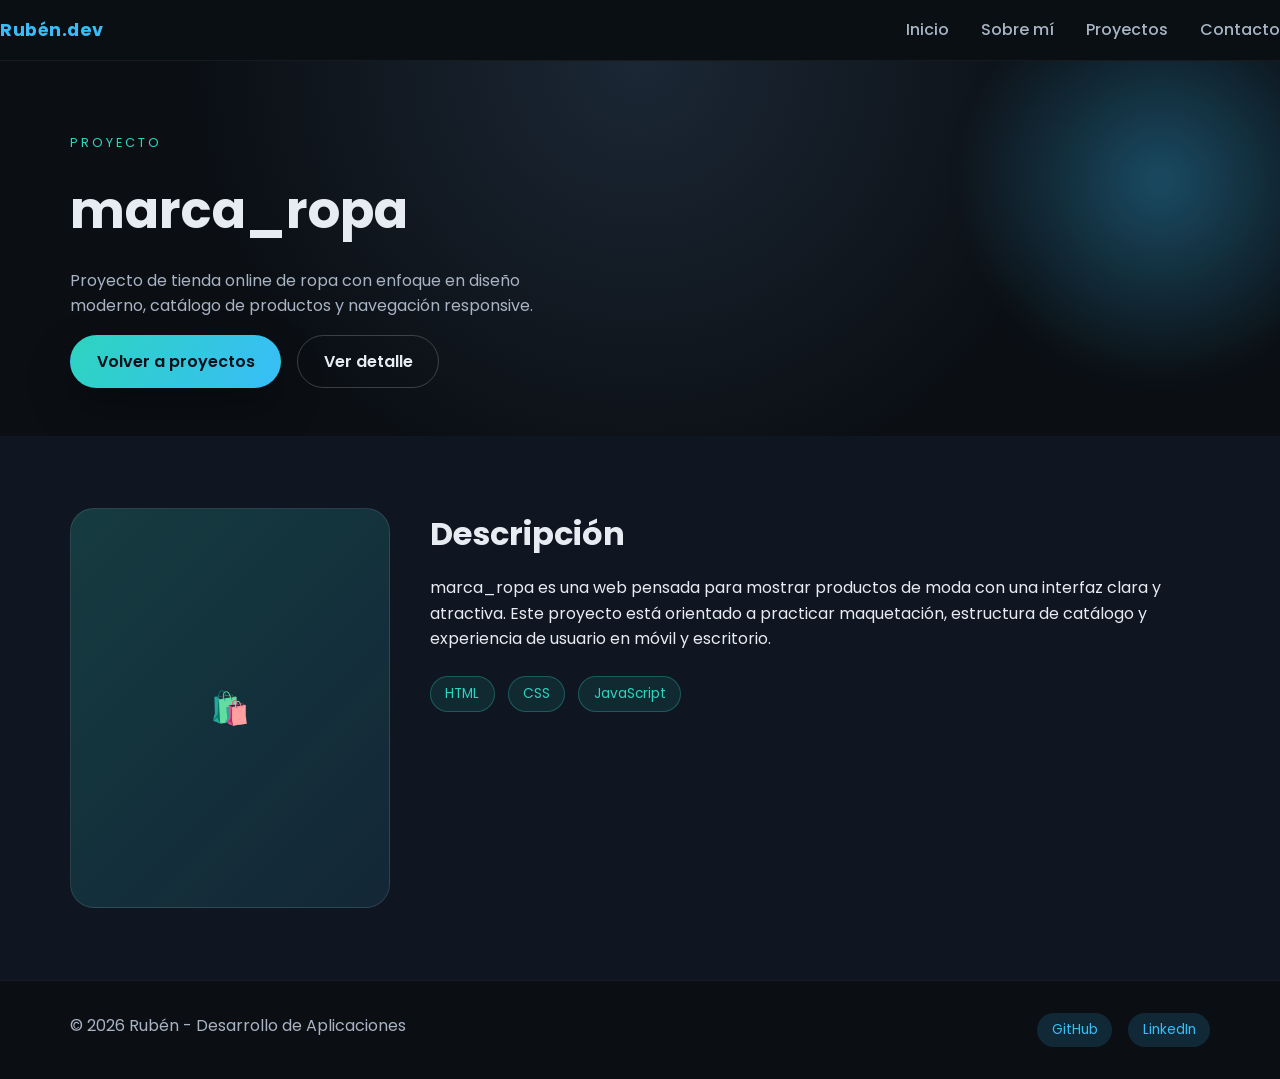
<file: proyecto-1.html>
﻿<!doctype html>
<html lang="es">
<head>
  <!-- Metadatos básicos -->
  <meta charset="utf-8" />
  <meta name="viewport" content="width=device-width, initial-scale=1" />
  <title>marca_ropa | Rubén.dev</title>
  <meta name="description" content="Proyecto: marca_ropa." />
  <!-- Favicon (emoji) -->
  <link rel="icon" href="data:image/svg+xml,%3Csvg xmlns='http://www.w3.org/2000/svg' viewBox='0 0 100 100'%3E%3Ctext y='0.9em' font-size='90'%3E%F0%9F%91%A8%E2%80%8D%F0%9F%92%BB%3C/text%3E%3C/svg%3E" />
  <!-- Tipografía -->
  <link rel="preconnect" href="https://fonts.googleapis.com" />
  <link rel="preconnect" href="https://fonts.gstatic.com" crossorigin />
  <link href="https://fonts.googleapis.com/css2?family=Poppins:wght@300;400;500;600;700&display=swap" rel="stylesheet" />
  <!-- Estilos -->
  <link rel="stylesheet" href="styles.css" />
</head>
<body>
  <!-- Header / Navbar -->
  <header class="header" id="inicio">
    <nav class="nav">
      <a class="logo" href="index.html#inicio">Rubén.dev</a>
      <button class="nav__toggle" aria-label="Abrir menú" aria-expanded="false">
        <span></span><span></span><span></span>
      </button>
      <ul class="nav__links">
        <li><a href="index.html#inicio">Inicio</a></li>
        <li><a href="index.html#sobre-mi">Sobre mí</a></li>
        <li><a href="index.html#proyectos">Proyectos</a></li>
        <li><a href="index.html#contacto">Contacto</a></li>
      </ul>
    </nav>
  </header>

  <main>
    <!-- Hero del proyecto -->
    <section class="hero" style="padding:4.5rem 0 3rem;">
      <div class="container hero__content">
        <p class="eyebrow">Proyecto</p>
        <h1>marca_ropa</h1>
        <p class="hero__text">Proyecto de tienda online de ropa con enfoque en diseño moderno, catálogo de productos y navegación responsive.</p>
        <div class="hero__actions">
          <a class="btn btn--primary" href="index.html#proyectos">Volver a proyectos</a>
          <a class="btn btn--ghost" href="#detalle">Ver detalle</a>
        </div>
      </div>
      <div class="hero__glow"></div>
    </section>

    <!-- Detalle del proyecto -->
    <section class="about" id="detalle">
      <div class="container grid">
        <div class="about__image reveal">
          <div class="placeholder" role="img" aria-label="Vista previa del proyecto marca_ropa">🛍️</div>
        </div>
        <div class="about__content reveal">
          <h3>Descripción</h3>
          <p>
            marca_ropa es una web pensada para mostrar productos de moda con una interfaz clara y atractiva.
            Este proyecto está orientado a practicar maquetación, estructura de catálogo y experiencia de usuario en móvil y escritorio.
          </p>
          <ul class="skills">
            <li>HTML</li>
            <li>CSS</li>
            <li>JavaScript</li>
          </ul>
        </div>
      </div>
    </section>
  </main>

  <!-- Footer -->
  <footer class="footer">
    <div class="container footer__content">
      <p>© <span id="current-year"></span> Rubén - Desarrollo de Aplicaciones</p>
      <div class="socials">
        <a href="#">GitHub</a>
        <a href="#">LinkedIn</a>
      </div>
    </div>
  </footer>

  <!-- Botón volver arriba -->
  <button class="scroll-top" aria-label="Volver arriba">↑</button>

  <!-- Scripts -->
  <script src="script.js"></script>
</body>
</html>
</file>
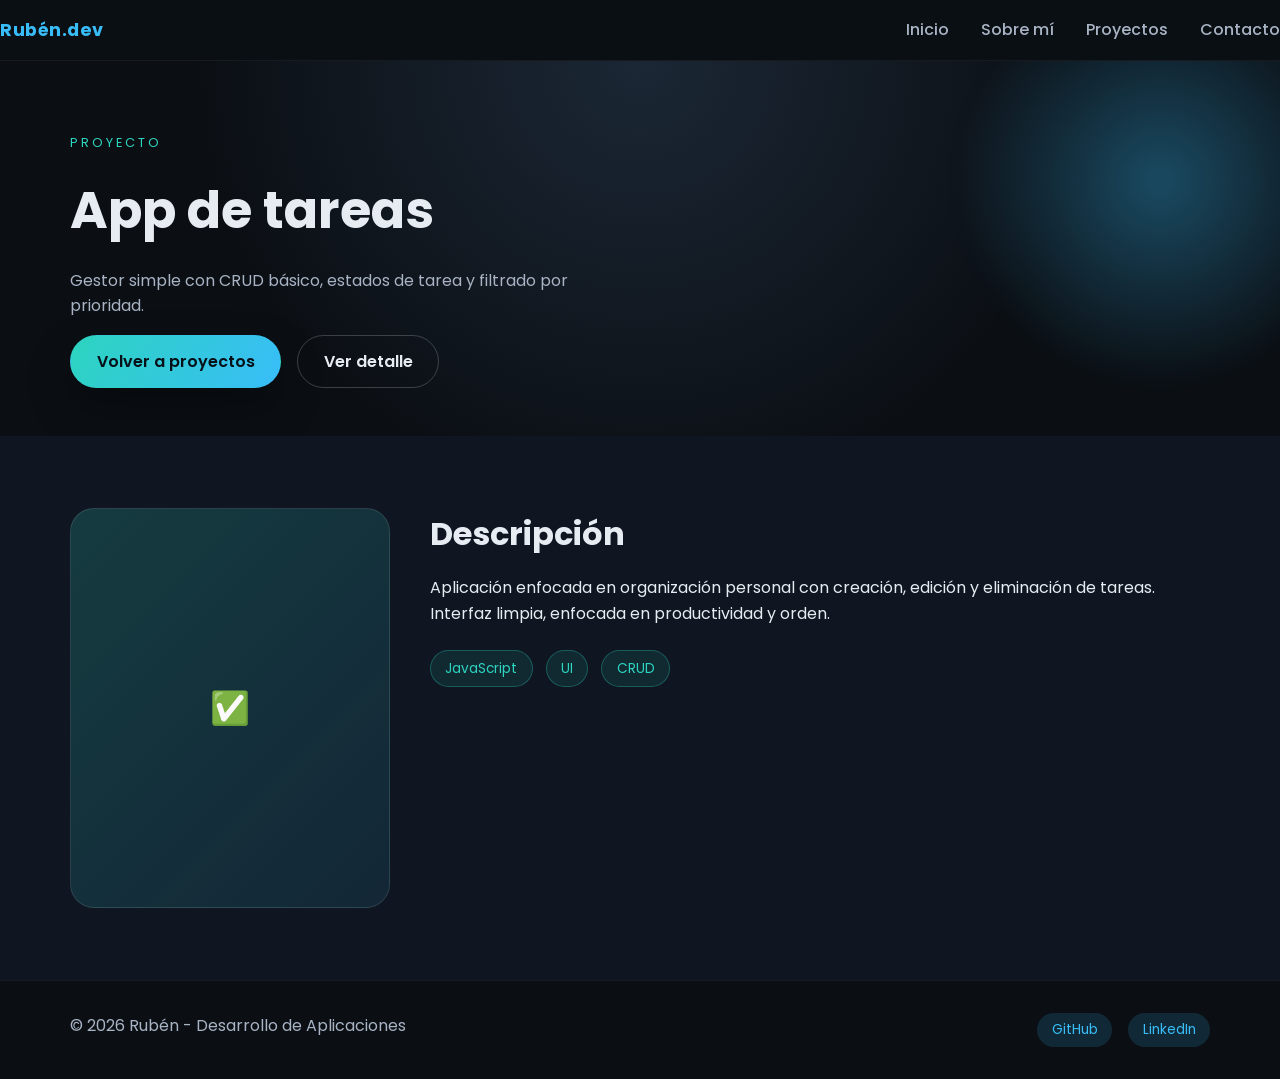
<file: proyecto-2.html>
﻿<!doctype html>
<html lang="es">
<head>
  <!-- Metadatos básicos -->
  <meta charset="utf-8" />
  <meta name="viewport" content="width=device-width, initial-scale=1" />
  <title>App de tareas | Rubén.dev</title>
  <meta name="description" content="Proyecto: App de tareas." />
  <!-- Favicon (emoji) -->
  <link rel="icon" href="data:image/svg+xml,%3Csvg xmlns='http://www.w3.org/2000/svg' viewBox='0 0 100 100'%3E%3Ctext y='0.9em' font-size='90'%3E%F0%9F%91%A8%E2%80%8D%F0%9F%92%BB%3C/text%3E%3C/svg%3E" />
  <!-- Tipografía -->
  <link rel="preconnect" href="https://fonts.googleapis.com" />
  <link rel="preconnect" href="https://fonts.gstatic.com" crossorigin />
  <link href="https://fonts.googleapis.com/css2?family=Poppins:wght@300;400;500;600;700&display=swap" rel="stylesheet" />
  <!-- Estilos -->
  <link rel="stylesheet" href="styles.css" />
</head>
<body>
  <!-- Header / Navbar -->
  <header class="header" id="inicio">
    <nav class="nav">
      <a class="logo" href="index.html#inicio">Rubén.dev</a>
      <button class="nav__toggle" aria-label="Abrir menú" aria-expanded="false">
        <span></span><span></span><span></span>
      </button>
      <ul class="nav__links">
        <li><a href="index.html#inicio">Inicio</a></li>
        <li><a href="index.html#sobre-mi">Sobre mí</a></li>
        <li><a href="index.html#proyectos">Proyectos</a></li>
        <li><a href="index.html#contacto">Contacto</a></li>
      </ul>
    </nav>
  </header>

  <main>
    <!-- Hero del proyecto -->
    <section class="hero" style="padding:4.5rem 0 3rem;">
      <div class="container hero__content">
        <p class="eyebrow">Proyecto</p>
        <h1>App de tareas</h1>
        <p class="hero__text">Gestor simple con CRUD básico, estados de tarea y filtrado por prioridad.</p>
        <div class="hero__actions">
          <a class="btn btn--primary" href="index.html#proyectos">Volver a proyectos</a>
          <a class="btn btn--ghost" href="#detalle">Ver detalle</a>
        </div>
      </div>
      <div class="hero__glow"></div>
    </section>

    <!-- Detalle del proyecto -->
    <section class="about" id="detalle">
      <div class="container grid">
        <div class="about__image reveal">
          <div class="placeholder" role="img" aria-label="Vista previa de la app de tareas">✅</div>
        </div>
        <div class="about__content reveal">
          <h3>Descripción</h3>
          <p>
            Aplicación enfocada en organización personal con creación, edición y eliminación de tareas.
            Interfaz limpia, enfocada en productividad y orden.
          </p>
          <ul class="skills">
            <li>JavaScript</li>
            <li>UI</li>
            <li>CRUD</li>
          </ul>
        </div>
      </div>
    </section>
  </main>

  <!-- Footer -->
  <footer class="footer">
    <div class="container footer__content">
      <p>© <span id="current-year"></span> Rubén - Desarrollo de Aplicaciones</p>
      <div class="socials">
        <a href="#">GitHub</a>
        <a href="#">LinkedIn</a>
      </div>
    </div>
  </footer>

  <!-- Botón volver arriba -->
  <button class="scroll-top" aria-label="Volver arriba">↑</button>

  <!-- Scripts -->
  <script src="script.js"></script>
</body>
</html>
</file>
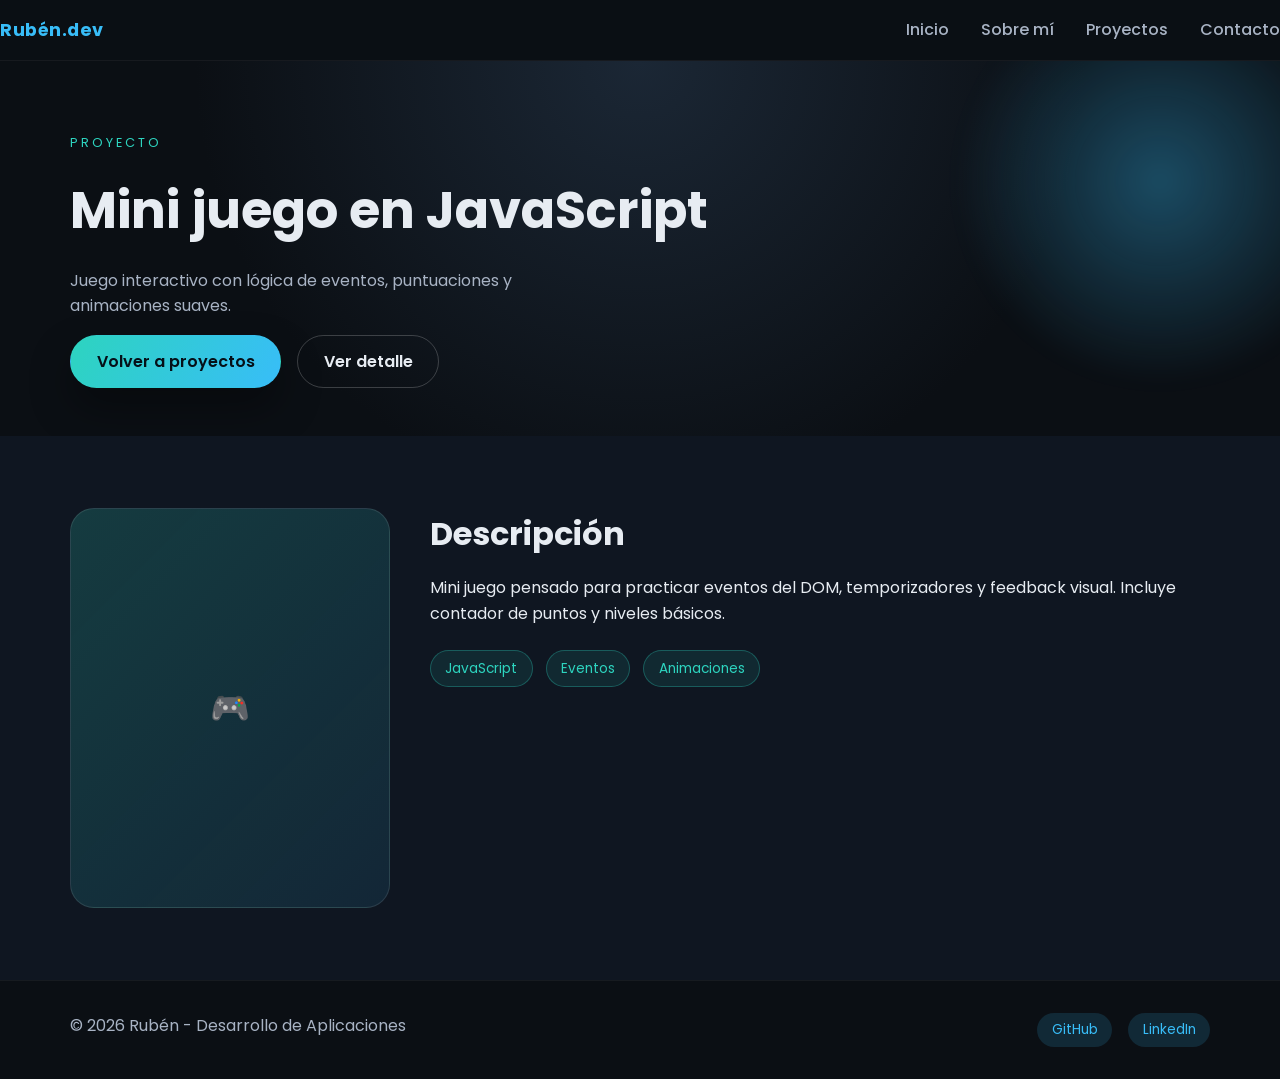
<file: proyecto-3.html>
﻿<!doctype html>
<html lang="es">
<head>
  <!-- Metadatos básicos -->
  <meta charset="utf-8" />
  <meta name="viewport" content="width=device-width, initial-scale=1" />
  <title>Mini juego en JavaScript | Rubén.dev</title>
  <meta name="description" content="Proyecto: Mini juego en JavaScript." />
  <!-- Favicon (emoji) -->
  <link rel="icon" href="data:image/svg+xml,%3Csvg xmlns='http://www.w3.org/2000/svg' viewBox='0 0 100 100'%3E%3Ctext y='0.9em' font-size='90'%3E%F0%9F%91%A8%E2%80%8D%F0%9F%92%BB%3C/text%3E%3C/svg%3E" />
  <!-- Tipografía -->
  <link rel="preconnect" href="https://fonts.googleapis.com" />
  <link rel="preconnect" href="https://fonts.gstatic.com" crossorigin />
  <link href="https://fonts.googleapis.com/css2?family=Poppins:wght@300;400;500;600;700&display=swap" rel="stylesheet" />
  <!-- Estilos -->
  <link rel="stylesheet" href="styles.css" />
</head>
<body>
  <!-- Header / Navbar -->
  <header class="header" id="inicio">
    <nav class="nav">
      <a class="logo" href="index.html#inicio">Rubén.dev</a>
      <button class="nav__toggle" aria-label="Abrir menú" aria-expanded="false">
        <span></span><span></span><span></span>
      </button>
      <ul class="nav__links">
        <li><a href="index.html#inicio">Inicio</a></li>
        <li><a href="index.html#sobre-mi">Sobre mí</a></li>
        <li><a href="index.html#proyectos">Proyectos</a></li>
        <li><a href="index.html#contacto">Contacto</a></li>
      </ul>
    </nav>
  </header>

  <main>
    <!-- Hero del proyecto -->
    <section class="hero" style="padding:4.5rem 0 3rem;">
      <div class="container hero__content">
        <p class="eyebrow">Proyecto</p>
        <h1>Mini juego en JavaScript</h1>
        <p class="hero__text">Juego interactivo con lógica de eventos, puntuaciones y animaciones suaves.</p>
        <div class="hero__actions">
          <a class="btn btn--primary" href="index.html#proyectos">Volver a proyectos</a>
          <a class="btn btn--ghost" href="#detalle">Ver detalle</a>
        </div>
      </div>
      <div class="hero__glow"></div>
    </section>

    <!-- Detalle del proyecto -->
    <section class="about" id="detalle">
      <div class="container grid">
        <div class="about__image reveal">
          <div class="placeholder" role="img" aria-label="Vista previa del mini juego">🎮</div>
        </div>
        <div class="about__content reveal">
          <h3>Descripción</h3>
          <p>
            Mini juego pensado para practicar eventos del DOM, temporizadores y feedback visual.
            Incluye contador de puntos y niveles básicos.
          </p>
          <ul class="skills">
            <li>JavaScript</li>
            <li>Eventos</li>
            <li>Animaciones</li>
          </ul>
        </div>
      </div>
    </section>
  </main>

  <!-- Footer -->
  <footer class="footer">
    <div class="container footer__content">
      <p>© <span id="current-year"></span> Rubén - Desarrollo de Aplicaciones</p>
      <div class="socials">
        <a href="#">GitHub</a>
        <a href="#">LinkedIn</a>
      </div>
    </div>
  </footer>

  <!-- Botón volver arriba -->
  <button class="scroll-top" aria-label="Volver arriba">↑</button>

  <!-- Scripts -->
  <script src="script.js"></script>
</body>
</html>
</file>
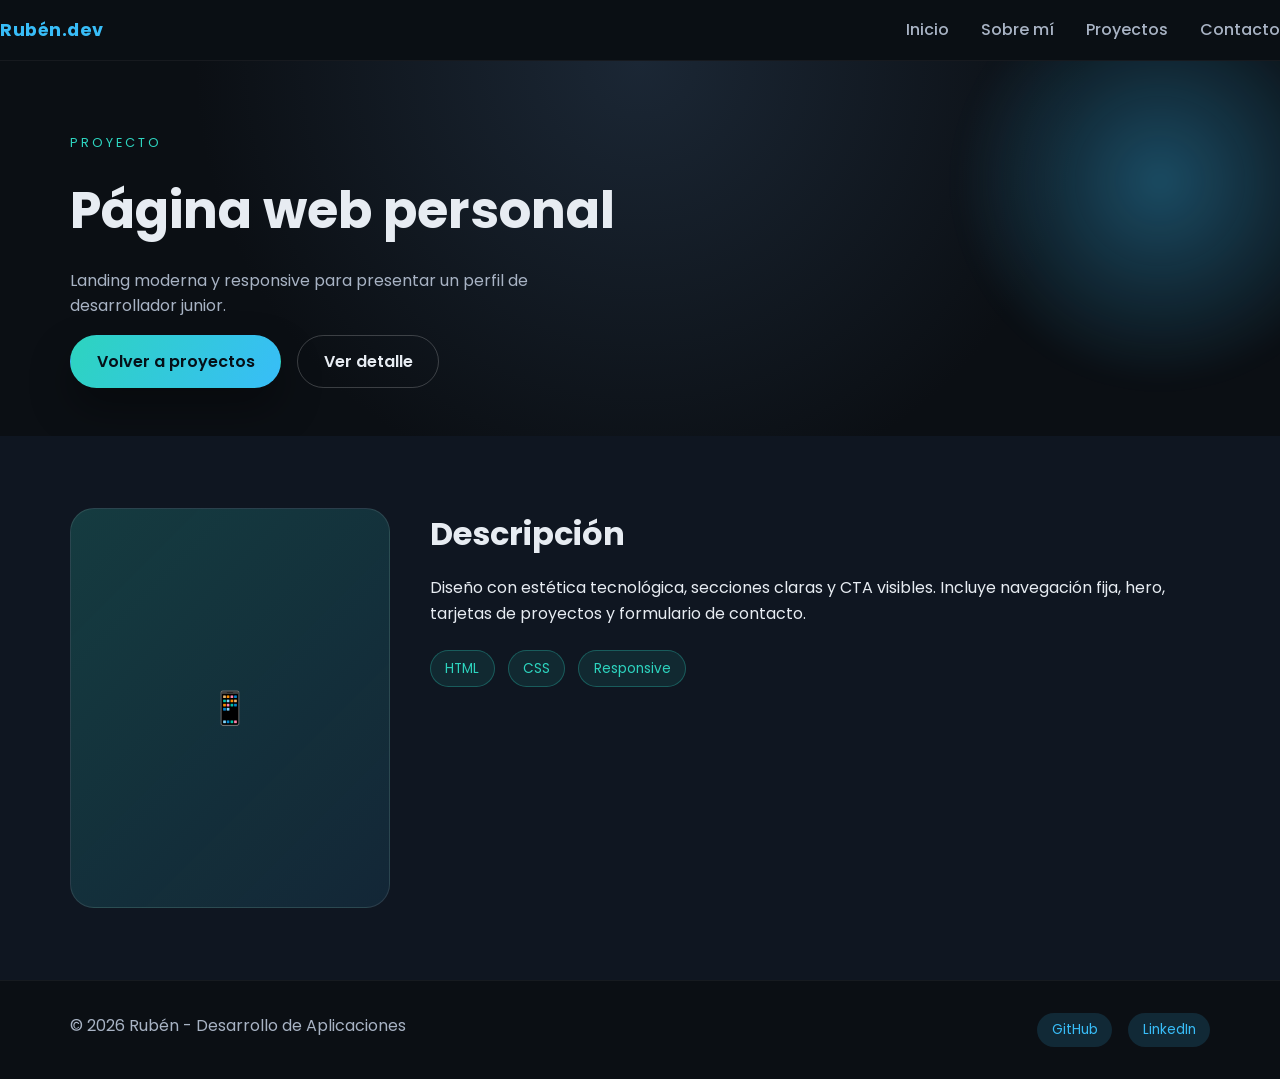
<file: proyecto-4.html>
﻿<!doctype html>
<html lang="es">
<head>
  <!-- Metadatos básicos -->
  <meta charset="utf-8" />
  <meta name="viewport" content="width=device-width, initial-scale=1" />
  <title>Página web personal | Rubén.dev</title>
  <meta name="description" content="Proyecto: Página web personal." />
  <!-- Favicon (emoji) -->
  <link rel="icon" href="data:image/svg+xml,%3Csvg xmlns='http://www.w3.org/2000/svg' viewBox='0 0 100 100'%3E%3Ctext y='0.9em' font-size='90'%3E%F0%9F%91%A8%E2%80%8D%F0%9F%92%BB%3C/text%3E%3C/svg%3E" />
  <!-- Tipografía -->
  <link rel="preconnect" href="https://fonts.googleapis.com" />
  <link rel="preconnect" href="https://fonts.gstatic.com" crossorigin />
  <link href="https://fonts.googleapis.com/css2?family=Poppins:wght@300;400;500;600;700&display=swap" rel="stylesheet" />
  <!-- Estilos -->
  <link rel="stylesheet" href="styles.css" />
</head>
<body>
  <!-- Header / Navbar -->
  <header class="header" id="inicio">
    <nav class="nav">
      <a class="logo" href="index.html#inicio">Rubén.dev</a>
      <button class="nav__toggle" aria-label="Abrir menú" aria-expanded="false">
        <span></span><span></span><span></span>
      </button>
      <ul class="nav__links">
        <li><a href="index.html#inicio">Inicio</a></li>
        <li><a href="index.html#sobre-mi">Sobre mí</a></li>
        <li><a href="index.html#proyectos">Proyectos</a></li>
        <li><a href="index.html#contacto">Contacto</a></li>
      </ul>
    </nav>
  </header>

  <main>
    <!-- Hero del proyecto -->
    <section class="hero" style="padding:4.5rem 0 3rem;">
      <div class="container hero__content">
        <p class="eyebrow">Proyecto</p>
        <h1>Página web personal</h1>
        <p class="hero__text">Landing moderna y responsive para presentar un perfil de desarrollador junior.</p>
        <div class="hero__actions">
          <a class="btn btn--primary" href="index.html#proyectos">Volver a proyectos</a>
          <a class="btn btn--ghost" href="#detalle">Ver detalle</a>
        </div>
      </div>
      <div class="hero__glow"></div>
    </section>

    <!-- Detalle del proyecto -->
    <section class="about" id="detalle">
      <div class="container grid">
        <div class="about__image reveal">
          <div class="placeholder" role="img" aria-label="Vista previa de la web personal">📱</div>
        </div>
        <div class="about__content reveal">
          <h3>Descripción</h3>
          <p>
            Diseño con estética tecnológica, secciones claras y CTA visibles. Incluye navegación fija, hero,
            tarjetas de proyectos y formulario de contacto.
          </p>
          <ul class="skills">
            <li>HTML</li>
            <li>CSS</li>
            <li>Responsive</li>
          </ul>
        </div>
      </div>
    </section>
  </main>

  <!-- Footer -->
  <footer class="footer">
    <div class="container footer__content">
      <p>© <span id="current-year"></span> Rubén - Desarrollo de Aplicaciones</p>
      <div class="socials">
        <a href="#">GitHub</a>
        <a href="#">LinkedIn</a>
      </div>
    </div>
  </footer>

  <!-- Botón volver arriba -->
  <button class="scroll-top" aria-label="Volver arriba">↑</button>

  <!-- Scripts -->
  <script src="script.js"></script>
</body>
</html>
</file>
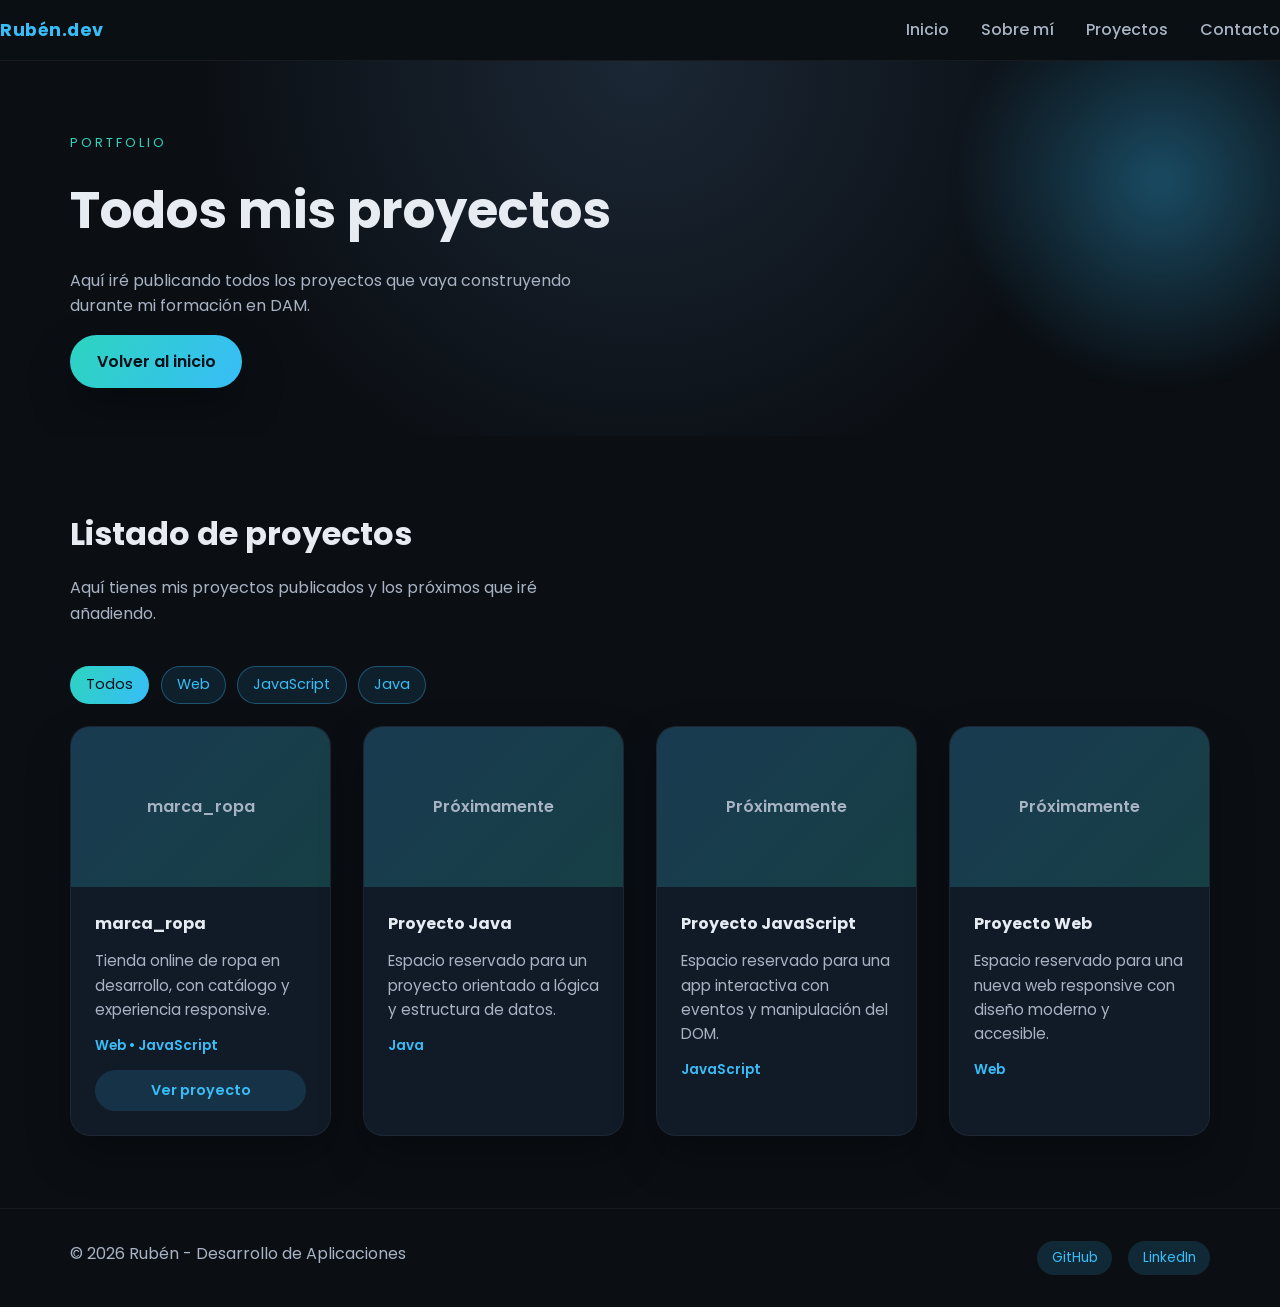
<file: proyectos.html>
﻿<!doctype html>
<html lang="es">
<head>
  <!-- Metadatos básicos -->
  <meta charset="utf-8" />
  <meta name="viewport" content="width=device-width, initial-scale=1" />
  <title>Todos mis proyectos | Rubén.dev</title>
  <meta name="description" content="Listado de todos los proyectos de Rubén." />
  <!-- Favicon (emoji) -->
  <link rel="icon" href="data:image/svg+xml,%3Csvg xmlns='http://www.w3.org/2000/svg' viewBox='0 0 100 100'%3E%3Ctext y='0.9em' font-size='90'%3E%F0%9F%91%A8%E2%80%8D%F0%9F%92%BB%3C/text%3E%3C/svg%3E" />
  <!-- Tipografía -->
  <link rel="preconnect" href="https://fonts.googleapis.com" />
  <link rel="preconnect" href="https://fonts.gstatic.com" crossorigin />
  <link href="https://fonts.googleapis.com/css2?family=Poppins:wght@300;400;500;600;700&display=swap" rel="stylesheet" />
  <!-- Estilos -->
  <link rel="stylesheet" href="styles.css" />
</head>
<body>
  <!-- Accesibilidad: salto rápido al contenido principal -->
  <a class="skip-link" href="#contenido-principal">Saltar al contenido</a>

  <!-- Header / Navbar -->
  <header class="header" id="inicio">
    <nav class="nav">
      <a class="logo" href="index.html#inicio">Rubén.dev</a>
      <button class="nav__toggle" aria-label="Abrir menú" aria-expanded="false">
        <span></span><span></span><span></span>
      </button>
      <ul class="nav__links">
        <li><a href="index.html#inicio">Inicio</a></li>
        <li><a href="index.html#sobre-mi">Sobre mí</a></li>
        <li><a href="index.html#proyectos">Proyectos</a></li>
        <li><a href="index.html#contacto">Contacto</a></li>
      </ul>
    </nav>
  </header>

  <main id="contenido-principal">
    <!-- Portada -->
    <section class="hero" style="padding: 4.5rem 0 3rem;">
      <div class="container hero__content">
        <p class="eyebrow">Portfolio</p>
        <h1>Todos mis proyectos</h1>
        <p class="hero__text">Aquí iré publicando todos los proyectos que vaya construyendo durante mi formación en DAM.</p>
        <div class="hero__actions">
          <a class="btn btn--primary" href="index.html#proyectos">Volver al inicio</a>
        </div>
      </div>
      <div class="hero__glow"></div>
    </section>

    <!-- Listado general -->
    <section class="projects" id="listado-proyectos">
      <div class="container">
        <div class="section__header reveal">
          <h3>Listado de proyectos</h3>
          <p>Aquí tienes mis proyectos publicados y los próximos que iré añadiendo.</p>
        </div>

        <div class="projects__filters reveal" role="group" aria-label="Filtrar proyectos por tecnología">
          <button class="filter-btn is-active" type="button" data-filter="all">Todos</button>
          <button class="filter-btn" type="button" data-filter="web">Web</button>
          <button class="filter-btn" type="button" data-filter="js">JavaScript</button>
          <button class="filter-btn" type="button" data-filter="java">Java</button>
        </div>

        <div class="projects__grid">
          <article class="card reveal" data-category="web js">
            <div class="card__media" role="img" aria-label="Vista previa del proyecto marca_ropa">marca_ropa</div>
            <div class="card__body">
              <h4>marca_ropa</h4>
              <p>Tienda online de ropa en desarrollo, con catálogo y experiencia responsive.</p>
              <p class="project-tag">Web • JavaScript</p>
              <a class="btn btn--small" href="proyecto-1.html">Ver proyecto</a>
            </div>
          </article>
          <article class="card reveal" data-category="java">
            <div class="card__media" role="img" aria-label="Proyecto Java en preparación">Próximamente</div>
            <div class="card__body">
              <h4>Proyecto Java</h4>
              <p>Espacio reservado para un proyecto orientado a lógica y estructura de datos.</p>
              <p class="project-tag">Java</p>
            </div>
          </article>
          <article class="card reveal" data-category="js">
            <div class="card__media" role="img" aria-label="Proyecto JavaScript en preparación">Próximamente</div>
            <div class="card__body">
              <h4>Proyecto JavaScript</h4>
              <p>Espacio reservado para una app interactiva con eventos y manipulación del DOM.</p>
              <p class="project-tag">JavaScript</p>
            </div>
          </article>
          <article class="card reveal" data-category="web">
            <div class="card__media" role="img" aria-label="Proyecto web en preparación">Próximamente</div>
            <div class="card__body">
              <h4>Proyecto Web</h4>
              <p>Espacio reservado para una nueva web responsive con diseño moderno y accesible.</p>
              <p class="project-tag">Web</p>
            </div>
          </article>
        </div>
      </div>
    </section>
  </main>

  <!-- Footer -->
  <footer class="footer">
    <div class="container footer__content">
      <p>© <span id="current-year"></span> Rubén - Desarrollo de Aplicaciones</p>
      <div class="socials">
        <a href="https://github.com/tuusuario" target="_blank" rel="noopener noreferrer">GitHub</a>
        <a href="https://linkedin.com/in/tuusuario" target="_blank" rel="noopener noreferrer">LinkedIn</a>
      </div>
    </div>
  </footer>

  <!-- Botón volver arriba -->
  <button class="scroll-top" aria-label="Volver arriba">↑</button>

  <!-- Scripts -->
  <script src="script.js"></script>
</body>
</html>
</file>
<file: styles.css>
﻿:root {
  /* Colores y sombras globales */
  --bg: #0b0f14;
  --bg-alt: #0f1621;
  --card: #111a27;
  --text: #e7ecf2;
  --muted: #a8b3c4;
  --accent: #2dd4bf;
  --accent-2: #38bdf8;
  --shadow: 0 20px 40px rgba(0, 0, 0, 0.35);
}

/* Reset básico */
* {
  box-sizing: border-box;
  margin: 0;
  padding: 0;
}

html {
  scroll-behavior: smooth;
}

/* Estilos generales */
body {
  font-family: "Poppins", sans-serif;
  background: var(--bg);
  color: var(--text);
  line-height: 1.6;
  animation: fadeIn 0.8s ease both;
}

img {
  max-width: 100%;
  display: block;
}

a {
  color: inherit;
  text-decoration: none;
}

.skip-link {
  position: absolute;
  left: -9999px;
  top: 0;
  z-index: 2000;
  background: var(--accent-2);
  color: #051018;
  padding: 0.65rem 1rem;
  border-radius: 0 0 10px 10px;
  font-weight: 600;
}

.skip-link:focus {
  left: 1rem;
}

.container {
  width: min(1140px, 90%);
  margin: 0 auto;
}

/* Header / Navbar */
.header {
  position: sticky;
  top: 0;
  z-index: 1000;
  background: rgba(11, 15, 20, 0.8);
  backdrop-filter: blur(12px);
  border-bottom: 1px solid rgba(255, 255, 255, 0.05);
}

.nav {
  display: flex;
  align-items: center;
  justify-content: space-between;
  padding: 1rem 0;
}

.logo {
  font-weight: 700;
  letter-spacing: 0.5px;
  color: var(--accent-2);
  font-size: 1.1rem;
}

.nav__links {
  display: flex;
  gap: 2rem;
  list-style: none;
}

.nav__links a {
  color: var(--muted);
  font-weight: 500;
  transition: color 0.3s ease;
}

.nav__links a:hover {
  color: var(--accent);
}

a:focus-visible,
button:focus-visible,
input:focus-visible,
textarea:focus-visible {
  outline: 2px solid var(--accent-2);
  outline-offset: 2px;
}

.nav__toggle {
  display: none;
  flex-direction: column;
  gap: 6px;
  background: none;
  border: none;
  cursor: pointer;
}

.nav__toggle span {
  width: 24px;
  height: 2px;
  background: var(--text);
  transition: transform 0.3s ease;
}

/* Hero / Portada */
.hero {
  position: relative;
  overflow: hidden;
  padding: 6rem 0 5rem;
  background: radial-gradient(circle at top, #1b2735 0%, #0b0f14 60%);
}

.hero__content {
  position: relative;
  z-index: 2;
  display: grid;
  gap: 1rem;
}

.eyebrow {
  text-transform: uppercase;
  letter-spacing: 3px;
  font-size: 0.8rem;
  color: var(--accent);
}

.hero h1 {
  font-size: clamp(2.4rem, 4vw, 3.5rem);
}

.hero h2 {
  font-size: clamp(1.2rem, 2vw, 1.6rem);
  color: var(--muted);
  font-weight: 500;
}

.hero__text {
  max-width: 520px;
  color: var(--muted);
}

.hero__actions {
  display: flex;
  gap: 1rem;
  flex-wrap: wrap;
}

.hero__glow {
  position: absolute;
  width: 480px;
  height: 480px;
  background: radial-gradient(circle, rgba(56, 189, 248, 0.35), transparent 60%);
  right: -120px;
  top: -120px;
  filter: blur(10px);
}

/* Botones */
.btn {
  display: inline-flex;
  align-items: center;
  justify-content: center;
  padding: 0.8rem 1.6rem;
  border-radius: 999px;
  font-weight: 600;
  transition: transform 0.3s ease, box-shadow 0.3s ease, background 0.3s ease;
  border: 1px solid transparent;
}

.btn--primary {
  background: linear-gradient(120deg, var(--accent), var(--accent-2));
  color: #051018;
  box-shadow: var(--shadow);
}

.btn--primary:hover {
  transform: translateY(-2px);
}

.btn--ghost {
  border-color: rgba(255, 255, 255, 0.2);
  color: var(--text);
}

.btn--ghost:hover {
  border-color: var(--accent);
  color: var(--accent);
}

.btn--small {
  padding: 0.5rem 1.2rem;
  font-size: 0.9rem;
  background: rgba(56, 189, 248, 0.15);
  color: var(--accent-2);
}

/* Secciones y grillas */
section {
  padding: 4.5rem 0;
}

.grid {
  display: grid;
  gap: 2.5rem;
  align-items: center;
}

/* Sobre mí */
.about {
  background: var(--bg-alt);
}

.about .grid {
  grid-template-columns: minmax(180px, 320px) 1fr;
  align-items: start;
}

.about__image .placeholder {
  aspect-ratio: 4 / 5;
  border-radius: 24px;
  background: linear-gradient(135deg, rgba(45, 212, 191, 0.2), rgba(56, 189, 248, 0.1));
  display: grid;
  place-items: center;
  color: var(--muted);
  font-weight: 600;
  letter-spacing: 1px;
  border: 1px solid rgba(255, 255, 255, 0.1);
  font-size: 2rem;
}

.about__content h3,
.section__header h3,
.contact__info h3 {
  font-size: 2rem;
  margin-bottom: 1rem;
}

.skills {
  list-style: none;
  display: flex;
  flex-wrap: wrap;
  gap: 0.8rem;
  margin-top: 1.5rem;
}

.about__content .btn--small {
  margin-top: 1rem;
}

.skills li {
  padding: 0.4rem 0.9rem;
  background: rgba(45, 212, 191, 0.1);
  border: 1px solid rgba(45, 212, 191, 0.3);
  border-radius: 999px;
  font-size: 0.85rem;
  color: var(--accent);
}

/* Experiencia */
.experience {
  background: var(--bg);
}

.timeline {
  position: relative;
  margin-top: 0.5rem;
  padding-left: 1.8rem;
}

.timeline::before {
  content: "";
  position: absolute;
  left: 0.45rem;
  top: 0.35rem;
  bottom: 0.35rem;
  width: 2px;
  background: linear-gradient(var(--accent-2), rgba(56, 189, 248, 0.15));
}

.timeline__item {
  position: relative;
  margin-bottom: 1.25rem;
}

.timeline__item:last-child {
  margin-bottom: 0;
}

.timeline__dot {
  position: absolute;
  left: calc(-1.8rem + 2px);
  top: 0.45rem;
  width: 12px;
  height: 12px;
  border-radius: 50%;
  background: var(--accent);
  box-shadow: 0 0 0 5px rgba(45, 212, 191, 0.15);
}

.timeline__content {
  background: var(--card);
  border: 1px solid rgba(255, 255, 255, 0.05);
  border-radius: 16px;
  padding: 1rem 1.1rem;
}

.timeline__content h4 {
  margin-bottom: 0.35rem;
}

.timeline__content p {
  color: var(--muted);
}

.timeline__date {
  color: var(--accent-2) !important;
  font-size: 0.85rem;
  font-weight: 600;
  margin-bottom: 0.35rem;
}

/* Proyectos */
.projects {
  background: var(--bg);
}

.section__header {
  margin-bottom: 2.5rem;
}

.section__header p {
  color: var(--muted);
  max-width: 520px;
}

.projects__grid {
  display: grid;
  gap: 2rem;
  grid-template-columns: repeat(auto-fit, minmax(230px, 1fr));
}

.projects__filters {
  display: flex;
  flex-wrap: wrap;
  gap: 0.7rem;
  margin-bottom: 1.4rem;
}

.filter-btn {
  border: 1px solid rgba(56, 189, 248, 0.35);
  background: rgba(56, 189, 248, 0.1);
  color: var(--accent-2);
  border-radius: 999px;
  padding: 0.45rem 0.95rem;
  font-family: inherit;
  font-size: 0.9rem;
  cursor: pointer;
  transition: background 0.25s ease, color 0.25s ease, transform 0.25s ease;
}

.filter-btn:hover {
  background: rgba(56, 189, 248, 0.2);
  transform: translateY(-1px);
}

.filter-btn.is-active {
  background: linear-gradient(120deg, var(--accent), var(--accent-2));
  color: #051018;
  border-color: transparent;
}

.projects__more {
  display: flex;
  justify-content: flex-end;
  margin-top: 1.2rem;
}

.card {
  background: var(--card);
  border-radius: 20px;
  overflow: hidden;
  border: 1px solid rgba(255, 255, 255, 0.05);
  transition: transform 0.35s cubic-bezier(0.2, 0.8, 0.2, 1), border-color 0.3s ease;
  box-shadow: var(--shadow);
}

.card:hover {
  transform: translateY(-6px) scale(1.01);
  border-color: rgba(56, 189, 248, 0.5);
}

.card__media {
  height: 160px;
  background: linear-gradient(135deg, rgba(56, 189, 248, 0.2), rgba(45, 212, 191, 0.2));
  display: grid;
  place-items: center;
  color: var(--muted);
  font-weight: 600;
}

.card__body {
  padding: 1.5rem;
  display: grid;
  gap: 0.8rem;
}

.card__body p {
  color: var(--muted);
  font-size: 0.95rem;
}

.project-tag {
  color: var(--accent-2) !important;
  font-size: 0.85rem !important;
  font-weight: 600;
}

.card.is-hidden {
  display: none;
}

/* Contacto */
.contact {
  background: var(--bg-alt);
}

.contact__info p {
  color: var(--muted);
  margin-bottom: 1.5rem;
}

.socials {
  display: flex;
  gap: 1rem;
}

.socials a {
  padding: 0.4rem 0.9rem;
  border-radius: 999px;
  background: rgba(56, 189, 248, 0.15);
  color: var(--accent-2);
  font-size: 0.85rem;
  transition: transform 0.3s ease, background 0.3s ease;
}

.socials a:hover {
  transform: translateY(-2px);
  background: rgba(56, 189, 248, 0.3);
}

.contact__form {
  display: grid;
  gap: 1rem;
  background: var(--card);
  padding: 2rem;
  border-radius: 20px;
  border: 1px solid rgba(255, 255, 255, 0.05);
}

.contact__form label {
  display: grid;
  gap: 0.4rem;
  font-size: 0.9rem;
  color: var(--muted);
}

.contact__form input,
.contact__form textarea {
  background: rgba(15, 22, 33, 0.8);
  border: 1px solid rgba(255, 255, 255, 0.08);
  border-radius: 12px;
  padding: 0.75rem 0.9rem;
  color: var(--text);
  font-family: inherit;
}

.contact__form input:focus,
.contact__form textarea:focus {
  outline: 2px solid rgba(56, 189, 248, 0.4);
}

.form-status {
  min-height: 1.2rem;
  margin-top: 0.25rem;
  color: var(--muted);
  font-size: 0.9rem;
}

/* Footer */
.footer {
  padding: 2rem 0;
  border-top: 1px solid rgba(255, 255, 255, 0.05);
  background: var(--bg);
}

.footer__content {
  display: flex;
  flex-wrap: wrap;
  justify-content: space-between;
  gap: 1rem;
  color: var(--muted);
}

/* Botón volver arriba */
.scroll-top {
  position: fixed;
  bottom: 24px;
  right: 24px;
  width: 46px;
  height: 46px;
  border-radius: 50%;
  border: none;
  background: linear-gradient(120deg, var(--accent), var(--accent-2));
  color: #051018;
  font-size: 1.1rem;
  font-weight: 700;
  cursor: pointer;
  box-shadow: var(--shadow);
  opacity: 0;
  pointer-events: none;
  transform: translateY(10px);
  transition: opacity 0.3s ease, transform 0.3s ease;
  animation: floatUp 2.8s ease-in-out infinite;
}

.scroll-top.visible {
  opacity: 1;
  pointer-events: auto;
  transform: translateY(0);
}

/* Animaciones de aparición */
.reveal {
  opacity: 0;
  transform: translateY(20px);
  transition: opacity 0.7s ease, transform 0.7s ease;
}

.reveal.visible {
  opacity: 1;
  transform: translateY(0);
}

/* Keyframes */
@keyframes fadeIn {
  from {
    opacity: 0;
  }
  to {
    opacity: 1;
  }
}

@keyframes floatUp {
  0%,
  100% {
    transform: translateY(0);
  }
  50% {
    transform: translateY(-6px);
  }
}

/* Responsive */
@media (max-width: 900px) {
  .grid {
    grid-template-columns: 1fr;
  }

  .about .grid {
    grid-template-columns: 1fr;
  }

  .hero {
    padding-top: 5rem;
  }

  .timeline {
    padding-left: 1.4rem;
  }

  .timeline__dot {
    left: calc(-1.4rem + 2px);
  }
}

@media (max-width: 760px) {
  .nav__toggle {
    display: flex;
  }

  .nav__links {
    position: absolute;
    top: 64px;
    right: 5%;
    background: rgba(15, 22, 33, 0.95);
    flex-direction: column;
    padding: 1.2rem;
    border-radius: 16px;
    border: 1px solid rgba(255, 255, 255, 0.08);
    transform: translateY(-10px);
    opacity: 0;
    pointer-events: none;
    transition: opacity 0.3s ease, transform 0.3s ease;
  }

  .nav__links.open {
    opacity: 1;
    pointer-events: auto;
    transform: translateY(0);
  }

  .hero__actions {
    flex-direction: column;
    align-items: flex-start;
  }
}
</file>
